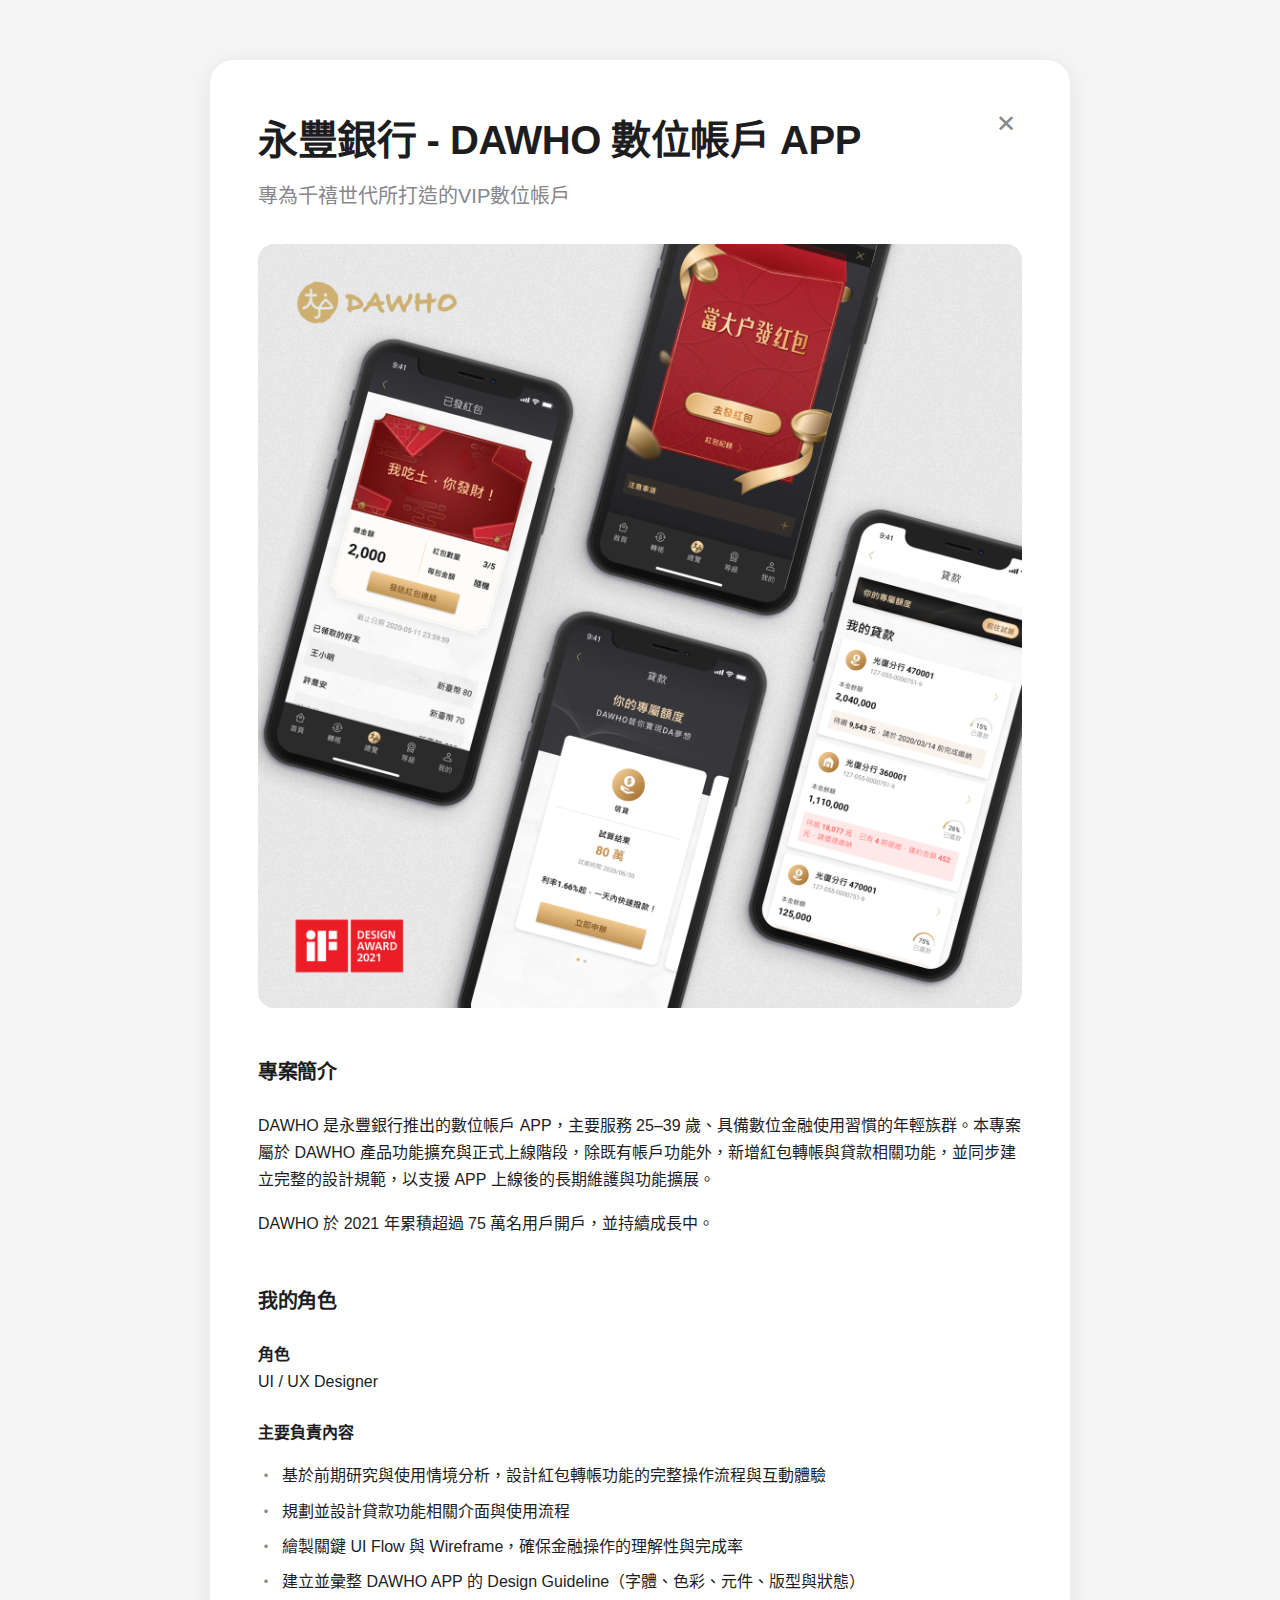
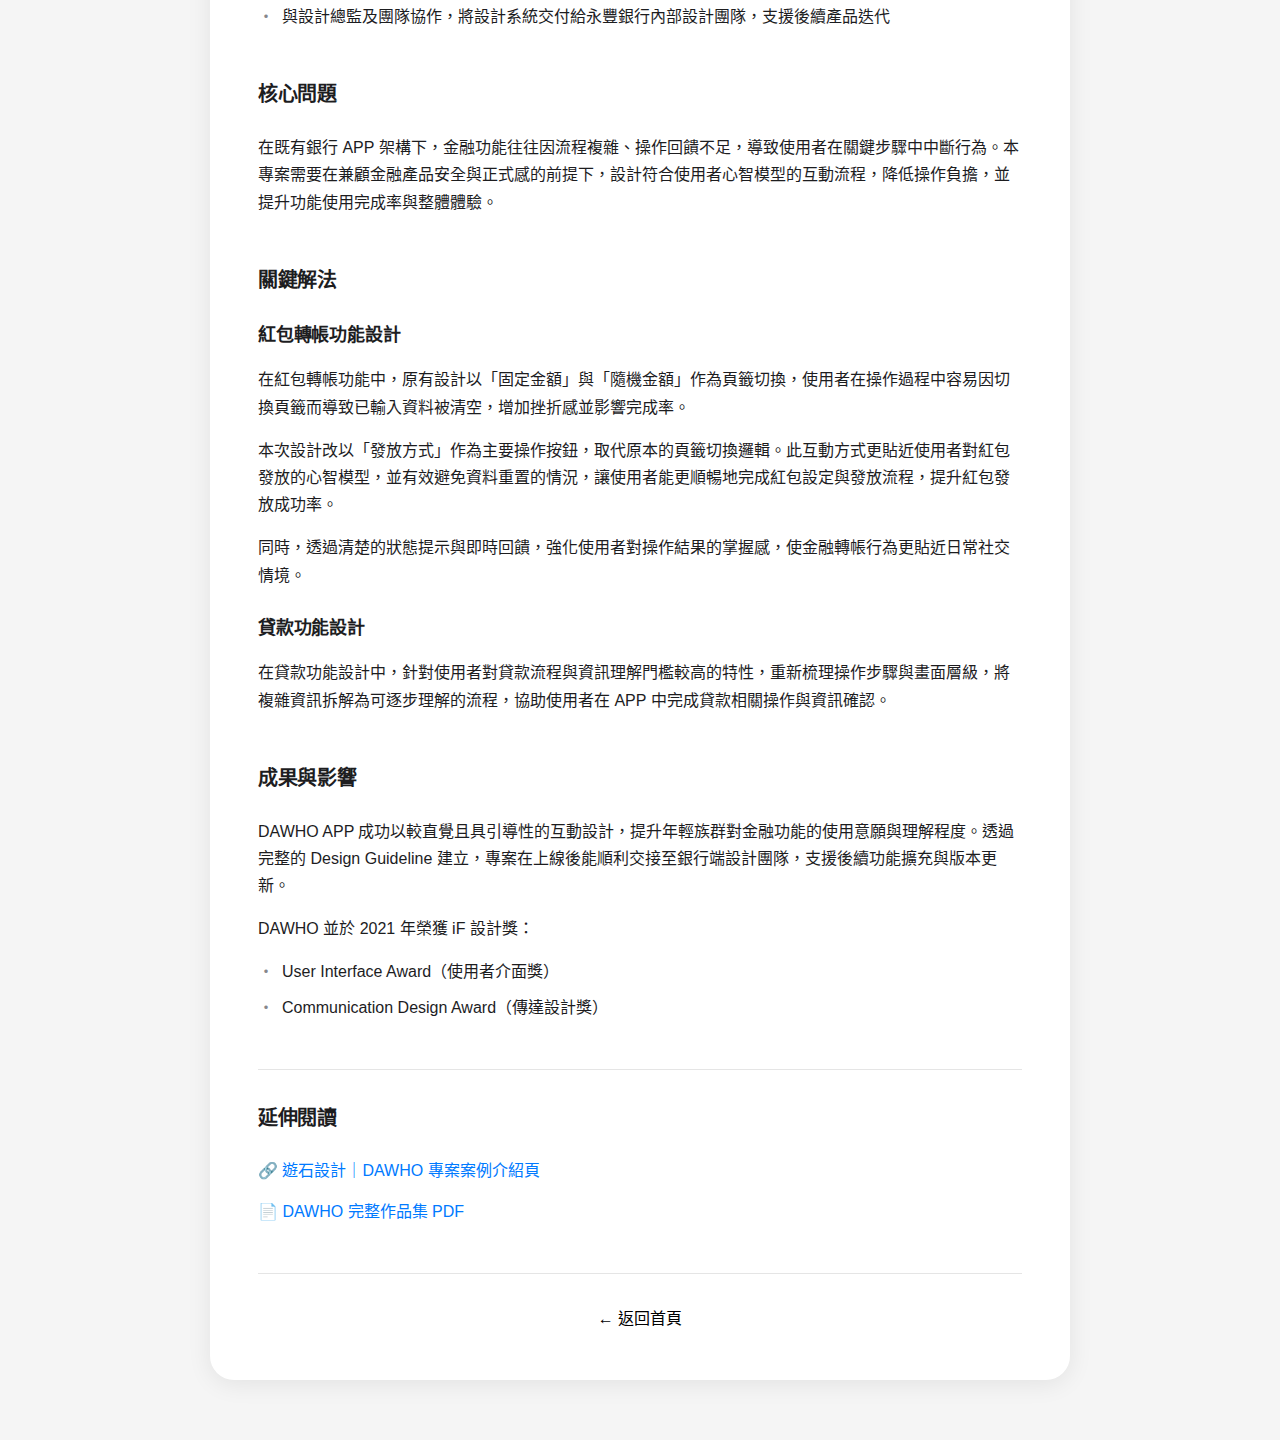
<file: projects/dawho.html>
<!DOCTYPE html>
<html lang="zh-TW">
<head>
    <meta charset="UTF-8">
    <meta name="viewport" content="width=device-width, initial-scale=1.0">
    <title>永豐銀行 - DAWHO 數位帳戶 APP - Jerry Jhang</title>
    <link rel="icon" type="image/png" href="../images/me.png">
    <link rel="stylesheet" href="../project.css">
</head>
<body>
    <div class="page-overlay">
        <div class="case-container">
            <!-- 頁首 -->
            <header class="case-header">
                <a href="../index.html" class="close-btn" aria-label="關閉">✕</a>
                <h1 class="project-title">永豐銀行 - DAWHO 數位帳戶 APP</h1>
                <p class="project-subtitle">專為千禧世代所打造的VIP數位帳戶</p>
            </header>

            <!-- Hero Image -->
            <div class="hero-image">
                <img src="../images/DAWHO.png" alt="DAWHO APP 主畫面" loading="lazy">
            </div>

            <!-- 專案簡介 -->
            <section class="content-section">
                <h2 class="section-title">專案簡介</h2>
                <div class="section-content">
                    <p>DAWHO 是永豐銀行推出的數位帳戶 APP，主要服務 25–39 歲、具備數位金融使用習慣的年輕族群。本專案屬於 DAWHO 產品功能擴充與正式上線階段，除既有帳戶功能外，新增紅包轉帳與貸款相關功能，並同步建立完整的設計規範，以支援 APP 上線後的長期維護與功能擴展。</p>
                    <p>DAWHO 於 2021 年累積超過 75 萬名用戶開戶，並持續成長中。</p>
                </div>
            </section>

            <!-- 我的角色 -->
            <section class="content-section">
                <h2 class="section-title">我的角色</h2>
                <div class="section-content">
                    <p><strong>角色</strong><br>UI / UX Designer</p>
                    <p style="margin-top: var(--spacing-md);"><strong>主要負責內容</strong></p>
                    <ul class="role-list">
                        <li>基於前期研究與使用情境分析，設計紅包轉帳功能的完整操作流程與互動體驗</li>
                        <li>規劃並設計貸款功能相關介面與使用流程</li>
                        <li>繪製關鍵 UI Flow 與 Wireframe，確保金融操作的理解性與完成率</li>
                        <li>建立並彙整 DAWHO APP 的 Design Guideline（字體、色彩、元件、版型與狀態）</li>
                        <li>與設計總監及團隊協作，將設計系統交付給永豐銀行內部設計團隊，支援後續產品迭代</li>
                    </ul>
                </div>
            </section>

            <!-- 核心問題 -->
            <section class="content-section">
                <h2 class="section-title">核心問題</h2>
                <div class="section-content">
                    <p>在既有銀行 APP 架構下，金融功能往往因流程複雜、操作回饋不足，導致使用者在關鍵步驟中中斷行為。本專案需要在兼顧金融產品安全與正式感的前提下，設計符合使用者心智模型的互動流程，降低操作負擔，並提升功能使用完成率與整體體驗。</p>
                </div>
            </section>

            <!-- 關鍵解法 -->
            <section class="content-section">
                <h2 class="section-title">關鍵解法</h2>
                <div class="section-content">
                    <h3>紅包轉帳功能設計</h3>
                    <p>在紅包轉帳功能中，原有設計以「固定金額」與「隨機金額」作為頁籤切換，使用者在操作過程中容易因切換頁籤而導致已輸入資料被清空，增加挫折感並影響完成率。</p>
                    <p>本次設計改以「發放方式」作為主要操作按鈕，取代原本的頁籤切換邏輯。此互動方式更貼近使用者對紅包發放的心智模型，並有效避免資料重置的情況，讓使用者能更順暢地完成紅包設定與發放流程，提升紅包發放成功率。</p>
                    <p>同時，透過清楚的狀態提示與即時回饋，強化使用者對操作結果的掌握感，使金融轉帳行為更貼近日常社交情境。</p>
                    
                    <h3>貸款功能設計</h3>
                    <p>在貸款功能設計中，針對使用者對貸款流程與資訊理解門檻較高的特性，重新梳理操作步驟與畫面層級，將複雜資訊拆解為可逐步理解的流程，協助使用者在 APP 中完成貸款相關操作與資訊確認。</p>
                </div>
            </section>

            <!-- 成果與影響 -->
            <section class="content-section">
                <h2 class="section-title">成果與影響</h2>
                <div class="section-content">
                    <p>DAWHO APP 成功以較直覺且具引導性的互動設計，提升年輕族群對金融功能的使用意願與理解程度。透過完整的 Design Guideline 建立，專案在上線後能順利交接至銀行端設計團隊，支援後續功能擴充與版本更新。</p>
                    <p>DAWHO 並於 2021 年榮獲 iF 設計獎：</p>
                    <ul class="role-list" style="margin-top: var(--spacing-sm);">
                        <li>User Interface Award（使用者介面獎）</li>
                        <li>Communication Design Award（傳達設計獎）</li>
                    </ul>
                </div>
            </section>

            <!-- 延伸閱讀 -->
            <section class="further-reading">
                <h2 class="section-title">延伸閱讀</h2>
                <ul class="further-reading-list">
                    <li>
                        <a href="https://uxi-design.com/%E5%B0%88%E6%A1%88%E5%AF%A6%E4%BE%8B/bank-sinopac-dawho-uiux-redesign" target="_blank" rel="noopener noreferrer" class="further-reading-link">
                            🔗 遊石設計｜DAWHO 專案案例介紹頁
                        </a>
                    </li>
                    <li>
                        <a href="pdf/dawho.pdf" target="_blank" rel="noopener noreferrer" class="further-reading-link">
                            📄 DAWHO 完整作品集 PDF
                        </a>
                    </li>
                </ul>
            </section>

            <!-- Footer Action -->
            <footer class="footer-action">
                <a href="../index.html" class="back-home">← 返回首頁</a>
            </footer>
        </div>
    </div>
</body>
</html>
</file>
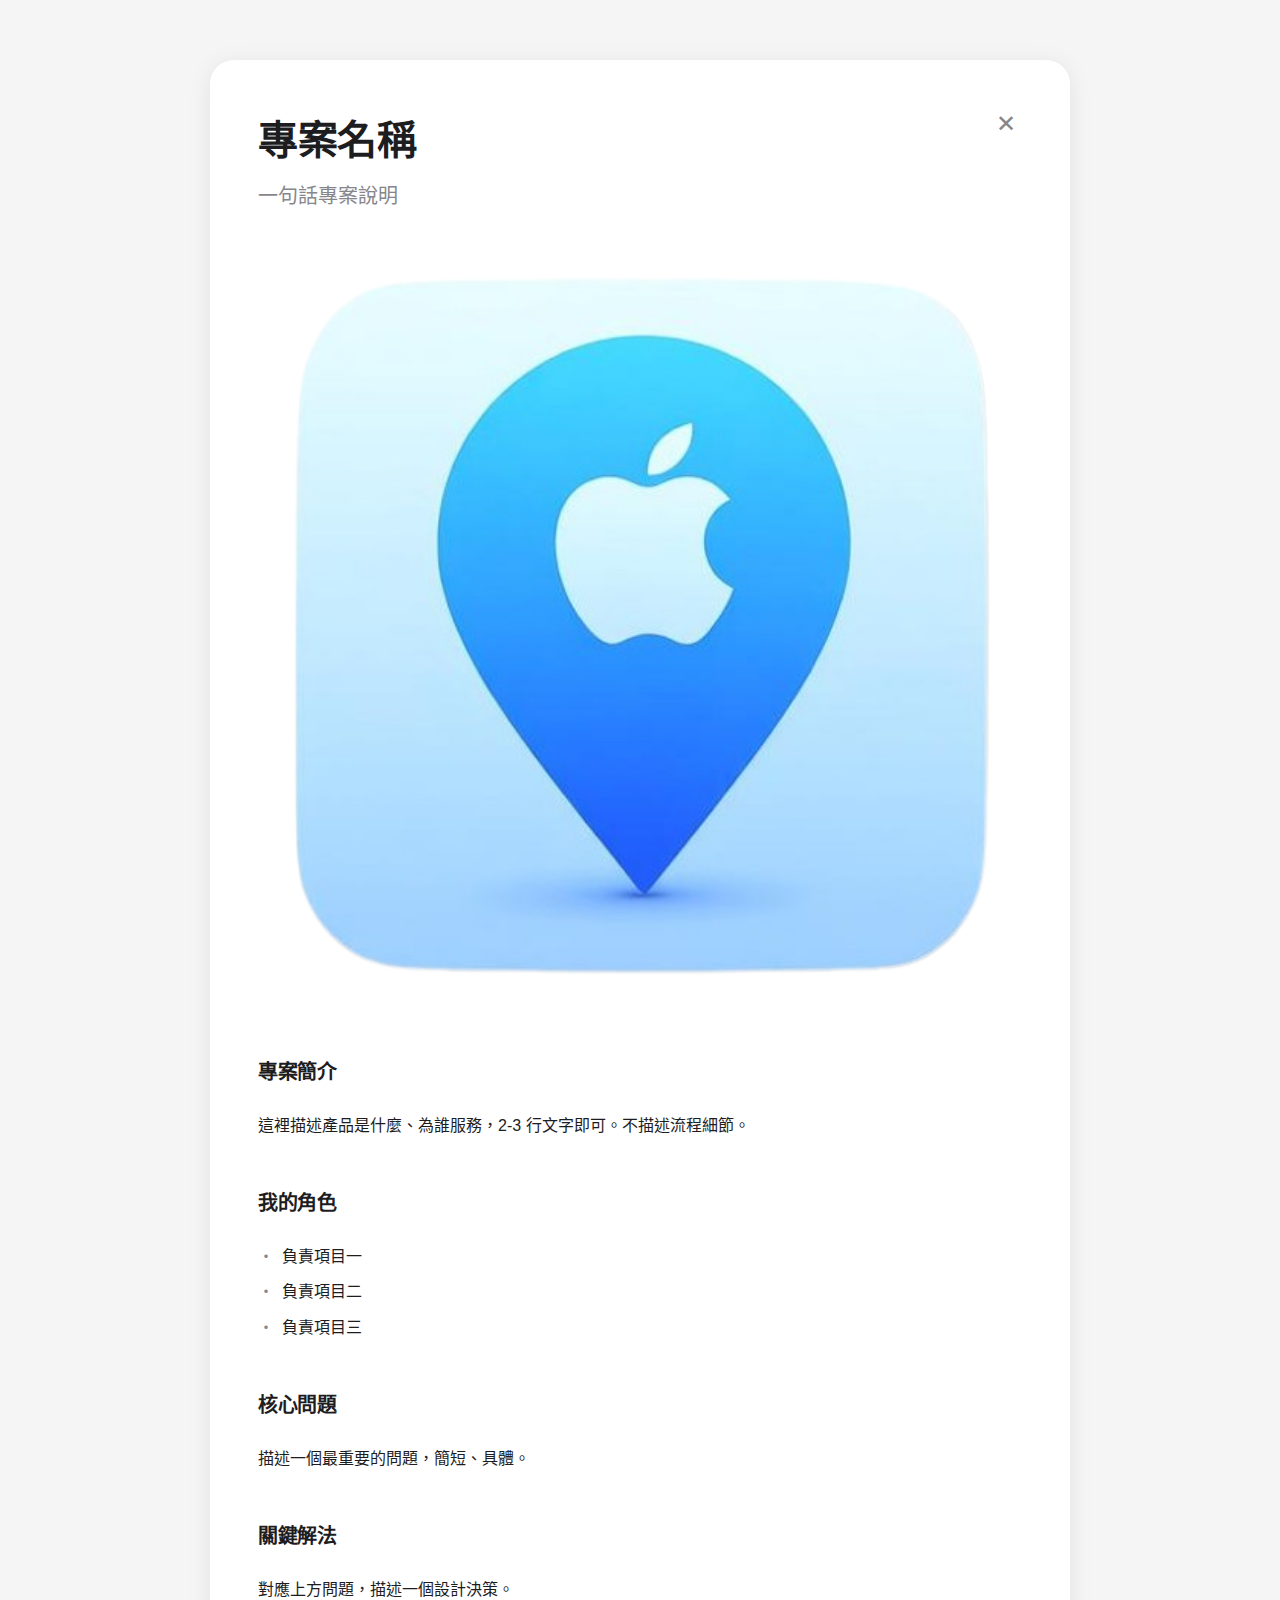
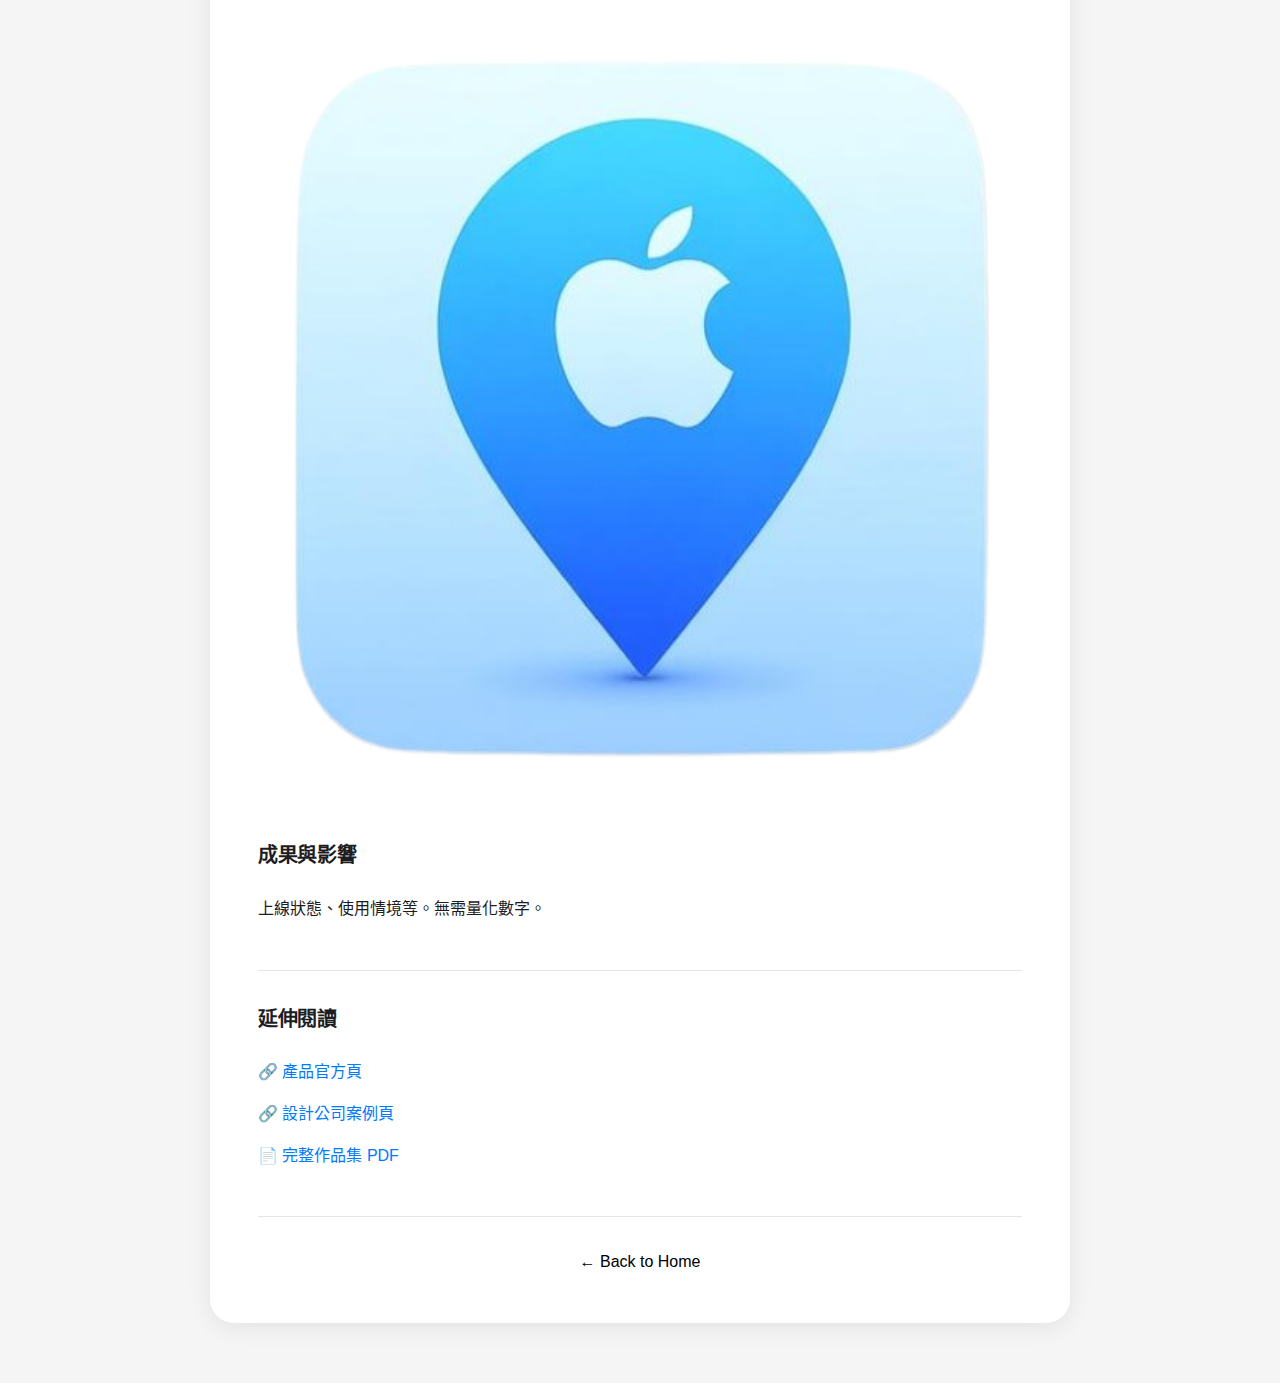
<file: projects/project-template.html>
<!DOCTYPE html>
<html lang="zh-TW">
<head>
    <meta charset="UTF-8">
    <meta name="viewport" content="width=device-width, initial-scale=1.0">
    <title>專案名稱 - Jerry Jhang</title>
    <link rel="icon" type="image/png" href="../images/me.png">
    <link rel="stylesheet" href="../project.css">
</head>
<body>
    <div class="page-overlay">
        <div class="case-container">
            <!-- 頁首 -->
            <header class="case-header">
                <a href="../index.html" class="close-btn" aria-label="關閉">✕</a>
                <h1 class="project-title">專案名稱</h1>
                <p class="project-subtitle">一句話專案說明</p>
            </header>

            <!-- Hero Image -->
            <div class="hero-image">
                <img src="../images/app_icon.png" alt="專案主畫面" loading="lazy">
            </div>

            <!-- 專案簡介 -->
            <section class="content-section">
                <h2 class="section-title">專案簡介</h2>
                <div class="section-content">
                    <p>這裡描述產品是什麼、為誰服務，2-3 行文字即可。不描述流程細節。</p>
                </div>
            </section>

            <!-- 我的角色 -->
            <section class="content-section">
                <h2 class="section-title">我的角色</h2>
                <div class="section-content">
                    <ul class="role-list">
                        <li>負責項目一</li>
                        <li>負責項目二</li>
                        <li>負責項目三</li>
                    </ul>
                </div>
            </section>

            <!-- 核心問題 -->
            <section class="content-section">
                <h2 class="section-title">核心問題</h2>
                <div class="section-content">
                    <p>描述一個最重要的問題，簡短、具體。</p>
                </div>
            </section>

            <!-- 關鍵解法 -->
            <section class="content-section">
                <h2 class="section-title">關鍵解法</h2>
                <div class="section-content">
                    <p>對應上方問題，描述一個設計決策。</p>
                    <!-- 可選：關鍵畫面 -->
                    <div class="key-image">
                        <img src="../images/app_icon.png" alt="關鍵畫面" loading="lazy">
                    </div>
                </div>
            </section>

            <!-- 成果與影響（可選） -->
            <section class="content-section">
                <h2 class="section-title">成果與影響</h2>
                <div class="section-content">
                    <p>上線狀態、使用情境等。無需量化數字。</p>
                </div>
            </section>

            <!-- 延伸閱讀 -->
            <section class="further-reading">
                <h2 class="section-title">延伸閱讀</h2>
                <ul class="further-reading-list">
                    <li>
                        <a href="#" target="_blank" rel="noopener noreferrer" class="further-reading-link">
                            🔗 產品官方頁
                        </a>
                    </li>
                    <li>
                        <a href="#" target="_blank" rel="noopener noreferrer" class="further-reading-link">
                            🔗 設計公司案例頁
                        </a>
                    </li>
                    <li>
                        <a href="#" target="_blank" rel="noopener noreferrer" class="further-reading-link">
                            📄 完整作品集 PDF
                        </a>
                    </li>
                </ul>
            </section>

            <!-- Footer Action -->
            <footer class="footer-action">
                <a href="../index.html" class="back-home">← Back to Home</a>
            </footer>
        </div>
    </div>
</body>
</html>
</file>
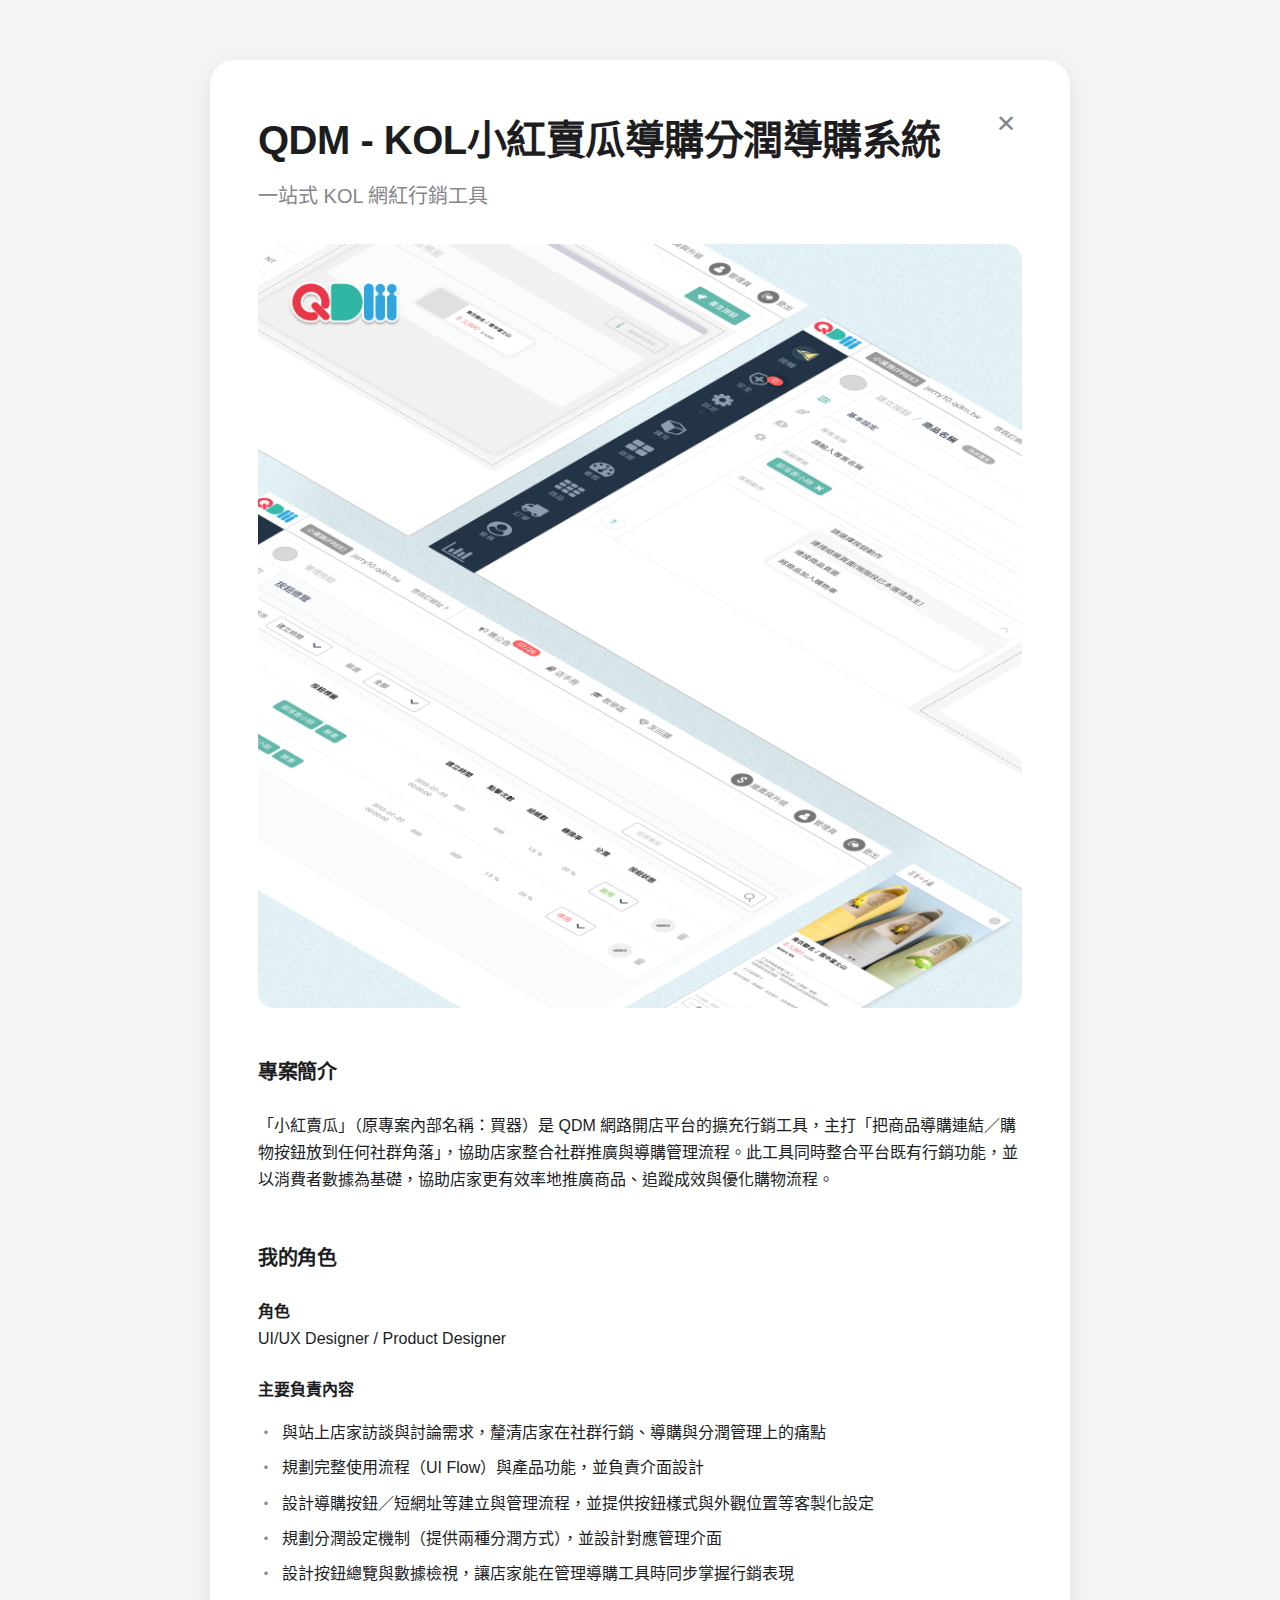
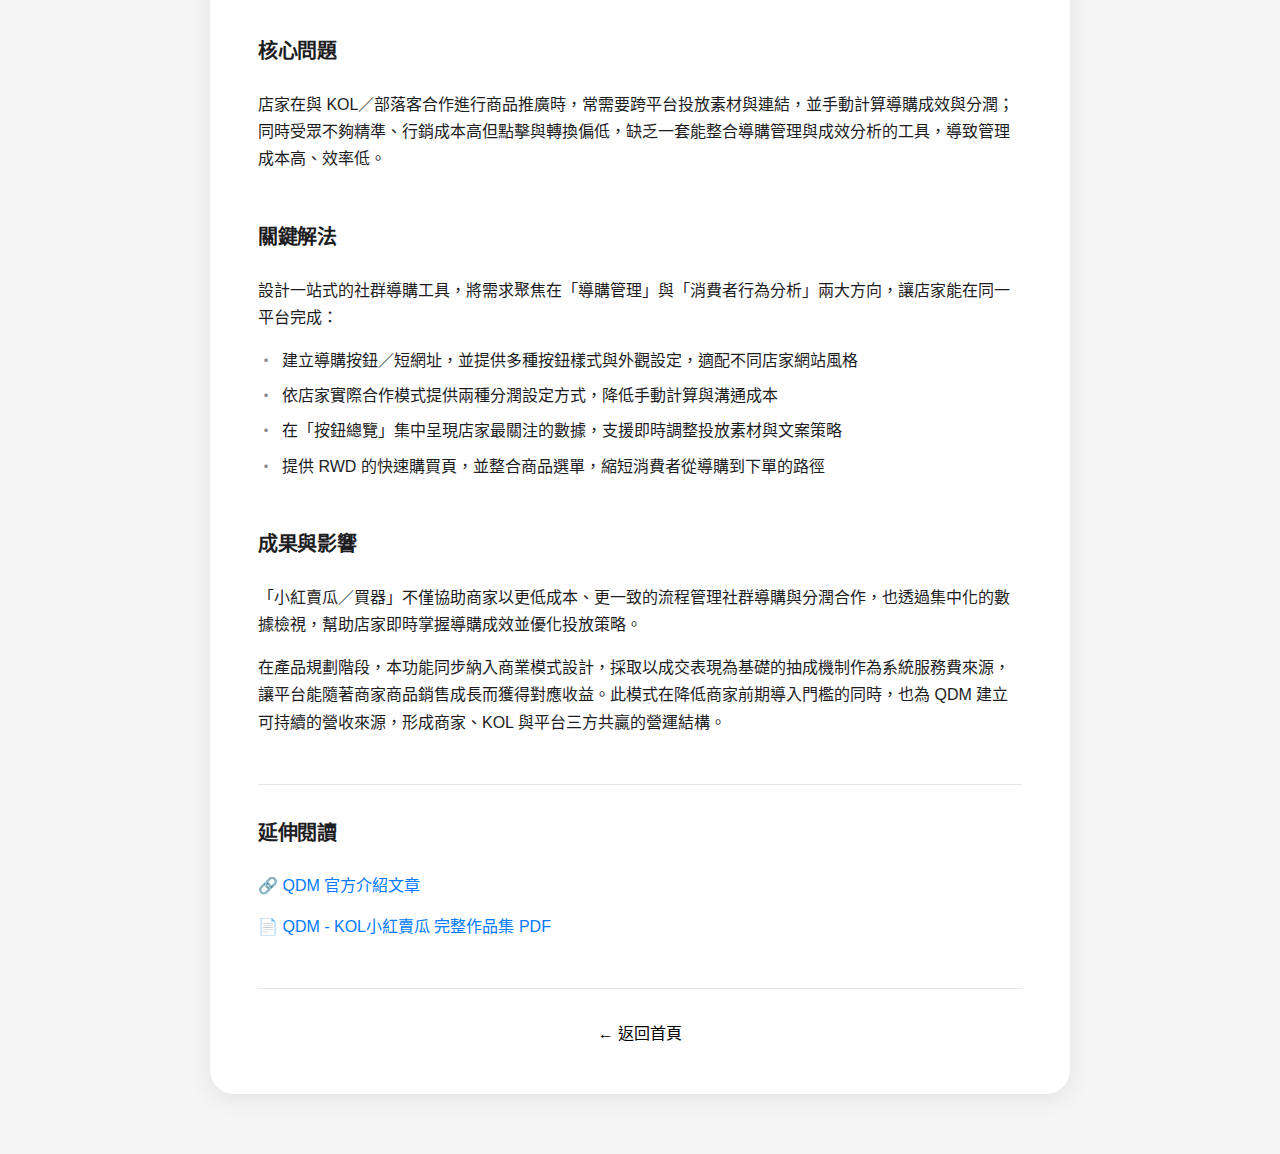
<file: projects/qdm.html>
<!DOCTYPE html>
<html lang="zh-TW">
<head>
    <meta charset="UTF-8">
    <meta name="viewport" content="width=device-width, initial-scale=1.0">
    <title>QDM - KOL小紅賣瓜導購分潤導購系統 - Jerry Jhang</title>
    <link rel="icon" type="image/png" href="../images/me.png">
    <link rel="stylesheet" href="../project.css">
</head>
<body>
    <div class="page-overlay">
        <div class="case-container">
            <!-- 頁首 -->
            <header class="case-header">
                <a href="../index.html" class="close-btn" aria-label="關閉">✕</a>
                <h1 class="project-title">QDM - KOL小紅賣瓜導購分潤導購系統</h1>
                <p class="project-subtitle">一站式 KOL 網紅行銷工具</p>
            </header>

            <!-- Hero Image -->
            <div class="hero-image">
                <img src="../images/QDM.png" alt="QDM 小紅賣瓜系統" loading="lazy">
            </div>

            <!-- 專案簡介 -->
            <section class="content-section">
                <h2 class="section-title">專案簡介</h2>
                <div class="section-content">
                    <p>「小紅賣瓜」（原專案內部名稱：買器）是 QDM 網路開店平台的擴充行銷工具，主打「把商品導購連結／購物按鈕放到任何社群角落」，協助店家整合社群推廣與導購管理流程。此工具同時整合平台既有行銷功能，並以消費者數據為基礎，協助店家更有效率地推廣商品、追蹤成效與優化購物流程。</p>
                </div>
            </section>

            <!-- 我的角色 -->
            <section class="content-section">
                <h2 class="section-title">我的角色</h2>
                <div class="section-content">
                    <p><strong>角色</strong><br>UI/UX Designer / Product Designer</p>
                    <p style="margin-top: var(--spacing-md);"><strong>主要負責內容</strong></p>
                    <ul class="role-list">
                        <li>與站上店家訪談與討論需求，釐清店家在社群行銷、導購與分潤管理上的痛點</li>
                        <li>規劃完整使用流程（UI Flow）與產品功能，並負責介面設計</li>
                        <li>設計導購按鈕／短網址等建立與管理流程，並提供按鈕樣式與外觀位置等客製化設定</li>
                        <li>規劃分潤設定機制（提供兩種分潤方式），並設計對應管理介面</li>
                        <li>設計按鈕總覽與數據檢視，讓店家能在管理導購工具時同步掌握行銷表現</li>
                    </ul>
                </div>
            </section>

            <!-- 核心問題 -->
            <section class="content-section">
                <h2 class="section-title">核心問題</h2>
                <div class="section-content">
                    <p>店家在與 KOL／部落客合作進行商品推廣時，常需要跨平台投放素材與連結，並手動計算導購成效與分潤；同時受眾不夠精準、行銷成本高但點擊與轉換偏低，缺乏一套能整合導購管理與成效分析的工具，導致管理成本高、效率低。</p>
                </div>
            </section>

            <!-- 關鍵解法 -->
            <section class="content-section">
                <h2 class="section-title">關鍵解法</h2>
                <div class="section-content">
                    <p>設計一站式的社群導購工具，將需求聚焦在「導購管理」與「消費者行為分析」兩大方向，讓店家能在同一平台完成：</p>
                    <ul class="role-list" style="margin-top: var(--spacing-sm);">
                        <li>建立導購按鈕／短網址，並提供多種按鈕樣式與外觀設定，適配不同店家網站風格</li>
                        <li>依店家實際合作模式提供兩種分潤設定方式，降低手動計算與溝通成本</li>
                        <li>在「按鈕總覽」集中呈現店家最關注的數據，支援即時調整投放素材與文案策略</li>
                        <li>提供 RWD 的快速購買頁，並整合商品選單，縮短消費者從導購到下單的路徑</li>
                    </ul>
                </div>
            </section>

            <!-- 成果與影響 -->
            <section class="content-section">
                <h2 class="section-title">成果與影響</h2>
                <div class="section-content">
                    <p>「小紅賣瓜／買器」不僅協助商家以更低成本、更一致的流程管理社群導購與分潤合作，也透過集中化的數據檢視，幫助店家即時掌握導購成效並優化投放策略。</p>
                    <p>在產品規劃階段，本功能同步納入商業模式設計，採取以成交表現為基礎的抽成機制作為系統服務費來源，讓平台能隨著商家商品銷售成長而獲得對應收益。此模式在降低商家前期導入門檻的同時，也為 QDM 建立可持續的營收來源，形成商家、KOL 與平台三方共贏的營運結構。</p>
                </div>
            </section>

            <!-- 延伸閱讀 -->
            <section class="further-reading">
                <h2 class="section-title">延伸閱讀</h2>
                <ul class="further-reading-list">
                    <li>
                        <a href="https://blog.qdm.tw/?p=174" target="_blank" rel="noopener noreferrer" class="further-reading-link">
                            🔗 QDM 官方介紹文章
                        </a>
                    </li>
                    <li>
                        <a href="pdf/qdm.pdf" target="_blank" rel="noopener noreferrer" class="further-reading-link">
                            📄 QDM - KOL小紅賣瓜 完整作品集 PDF
                        </a>
                    </li>
                </ul>
            </section>

            <!-- Footer Action -->
            <footer class="footer-action">
                <a href="../index.html" class="back-home">← 返回首頁</a>
            </footer>
        </div>
    </div>
</body>
</html>
</file>
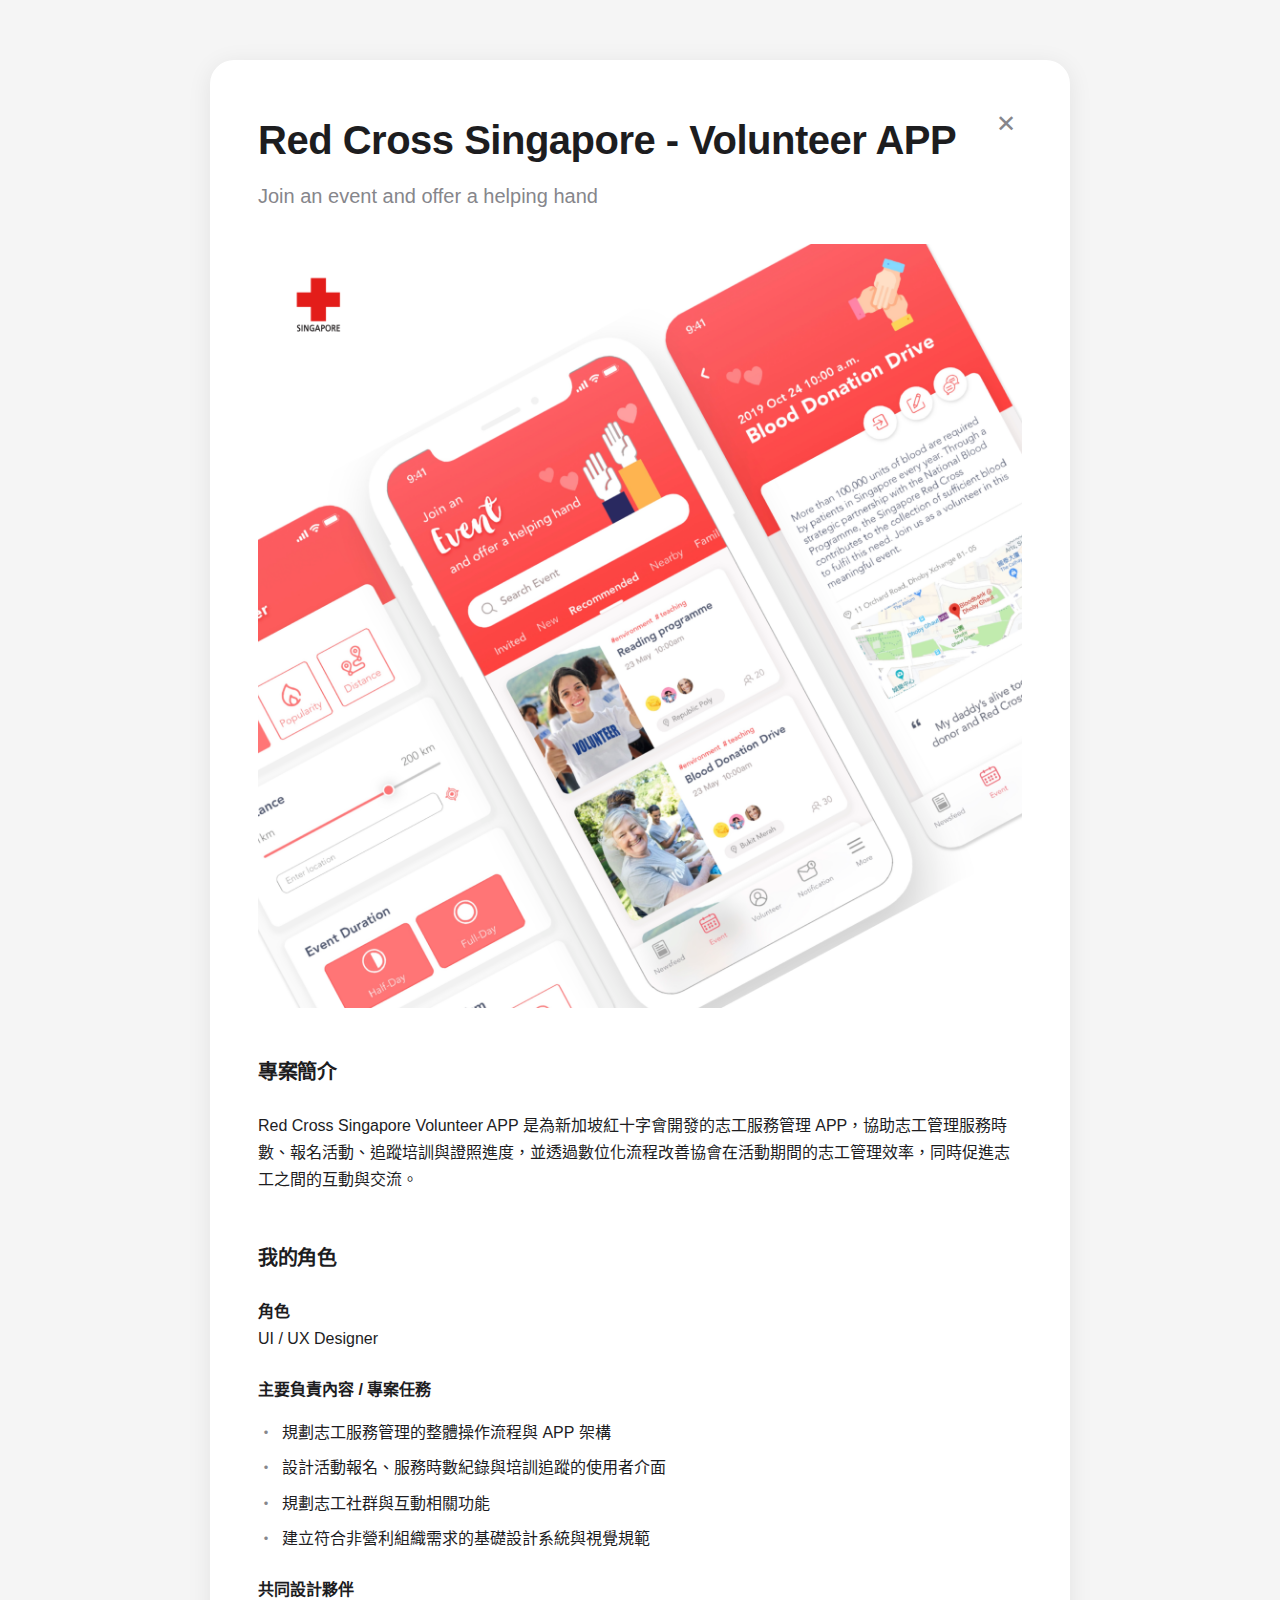
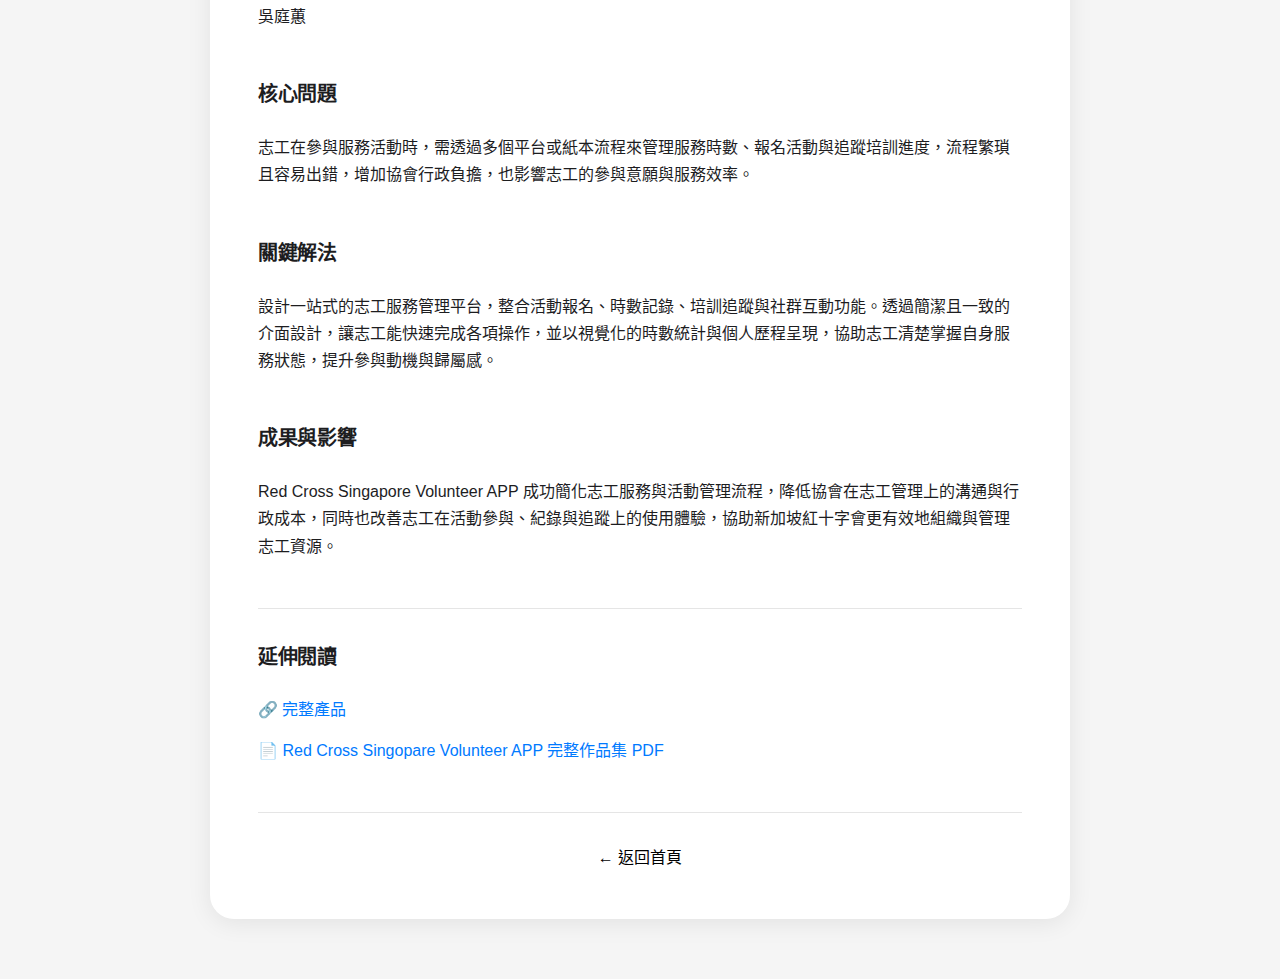
<file: projects/red-cross-singapore.html>
<!DOCTYPE html>
<html lang="zh-TW">
<head>
    <meta charset="UTF-8">
    <meta name="viewport" content="width=device-width, initial-scale=1.0">
    <title>Red Cross Singapore - Volunteer APP - Jerry Jhang</title>
    <link rel="icon" type="image/png" href="../images/me.png">
    <link rel="stylesheet" href="../project.css">
</head>
<body>
    <div class="page-overlay">
        <div class="case-container">
            <!-- 頁首 -->
            <header class="case-header">
                <a href="../index.html" class="close-btn" aria-label="關閉">✕</a>
                <h1 class="project-title">Red Cross Singapore - Volunteer APP</h1>
                <p class="project-subtitle">Join an event and offer a helping hand</p>
            </header>

            <!-- Hero Image -->
            <div class="hero-image">
                <img src="../images/Redcross.png" alt="Red Cross Singapore Volunteer APP" loading="lazy">
            </div>

            <!-- 專案簡介 -->
            <section class="content-section">
                <h2 class="section-title">專案簡介</h2>
                <div class="section-content">
                    <p>Red Cross Singapore Volunteer APP 是為新加坡紅十字會開發的志工服務管理 APP，協助志工管理服務時數、報名活動、追蹤培訓與證照進度，並透過數位化流程改善協會在活動期間的志工管理效率，同時促進志工之間的互動與交流。</p>
                </div>
            </section>

            <!-- 我的角色 -->
            <section class="content-section">
                <h2 class="section-title">我的角色</h2>
                <div class="section-content">
                    <p><strong>角色</strong><br>UI / UX Designer</p>
                    <p style="margin-top: var(--spacing-md);"><strong>主要負責內容 / 專案任務</strong></p>
                    <ul class="role-list">
                        <li>規劃志工服務管理的整體操作流程與 APP 架構</li>
                        <li>設計活動報名、服務時數紀錄與培訓追蹤的使用者介面</li>
                        <li>規劃志工社群與互動相關功能</li>
                        <li>建立符合非營利組織需求的基礎設計系統與視覺規範</li>
                    </ul>
                    <p style="margin-top: var(--spacing-md);"><strong>共同設計夥伴</strong><br>吳庭蕙</p>
                </div>
            </section>

            <!-- 核心問題 -->
            <section class="content-section">
                <h2 class="section-title">核心問題</h2>
                <div class="section-content">
                    <p>志工在參與服務活動時，需透過多個平台或紙本流程來管理服務時數、報名活動與追蹤培訓進度，流程繁瑣且容易出錯，增加協會行政負擔，也影響志工的參與意願與服務效率。</p>
                </div>
            </section>

            <!-- 關鍵解法 -->
            <section class="content-section">
                <h2 class="section-title">關鍵解法</h2>
                <div class="section-content">
                    <p>設計一站式的志工服務管理平台，整合活動報名、時數記錄、培訓追蹤與社群互動功能。透過簡潔且一致的介面設計，讓志工能快速完成各項操作，並以視覺化的時數統計與個人歷程呈現，協助志工清楚掌握自身服務狀態，提升參與動機與歸屬感。</p>
                </div>
            </section>

            <!-- 成果與影響 -->
            <section class="content-section">
                <h2 class="section-title">成果與影響</h2>
                <div class="section-content">
                    <p>Red Cross Singapore Volunteer APP 成功簡化志工服務與活動管理流程，降低協會在志工管理上的溝通與行政成本，同時也改善志工在活動參與、紀錄與追蹤上的使用體驗，協助新加坡紅十字會更有效地組織與管理志工資源。</p>
                </div>
            </section>

            <!-- 延伸閱讀 -->
            <section class="further-reading">
                <h2 class="section-title">延伸閱讀</h2>
                <ul class="further-reading-list">
                    <li>
                        <a href="https://apps.apple.com/tw/app/srcvolunteer-app/id1619031721" target="_blank" rel="noopener noreferrer" class="further-reading-link">
                            🔗 完整產品
                        </a>
                    </li>
                    <li>
                        <a href="pdf/Red-Cross-SG.pdf" target="_blank" rel="noopener noreferrer" class="further-reading-link">
                            📄 Red Cross Singopare Volunteer APP 完整作品集 PDF
                        </a>
                    </li>
                </ul>
            </section>

            <!-- Footer Action -->
            <footer class="footer-action">
                <a href="../index.html" class="back-home">← 返回首頁</a>
            </footer>
        </div>
    </div>
</body>
</html>
</file>
<file: project.css>
/* 專案摘要頁共用樣式 */

/* CSS 變數 */
:root {
    --overlay-bg: rgba(0, 0, 0, 0.04);
    --container-bg: #ffffff;
    --text-primary: #1d1d1f;
    --text-secondary: #86868b;
    --border-color: #e5e5e5;
    --link-color: #007aff;
    --spacing-xs: 8px;
    --spacing-sm: 16px;
    --spacing-md: 24px;
    --spacing-lg: 32px;
    --spacing-xl: 48px;
    --border-radius: 24px;
    --max-width: 860px;
}

/* 基礎重置 */
* {
    margin: 0;
    padding: 0;
    box-sizing: border-box;
}

body {
    font-family: -apple-system, BlinkMacSystemFont, 'Segoe UI', 'Helvetica Neue', Arial, sans-serif;
    color: var(--text-primary);
    line-height: 1.6;
    -webkit-font-smoothing: antialiased;
    -moz-osx-font-smoothing: grayscale;
}

/* Overlay 背景 */
.page-overlay {
    min-height: 100vh;
    background: var(--overlay-bg);
    padding: 40px var(--spacing-sm);
}

/* 中央內容容器 */
.case-container {
    max-width: var(--max-width);
    margin: 0 auto;
    background: var(--container-bg);
    border-radius: var(--border-radius);
    padding: var(--spacing-lg);
    box-shadow: 0 4px 24px rgba(0, 0, 0, 0.08);
}

/* 頁首區域 */
.case-header {
    position: relative;
    margin-bottom: var(--spacing-lg);
}

.close-btn {
    position: absolute;
    top: 0;
    right: 0;
    width: 32px;
    height: 32px;
    display: flex;
    align-items: center;
    justify-content: center;
    font-size: 24px;
    color: var(--text-secondary);
    text-decoration: none;
    border-radius: 8px;
    transition: background-color 180ms ease-out, color 180ms ease-out;
}

.close-btn:hover {
    background-color: rgba(0, 0, 0, 0.05);
    color: var(--text-primary);
}

.project-title {
    font-size: 32px;
    font-weight: 600;
    color: var(--text-primary);
    margin-bottom: var(--spacing-xs);
    letter-spacing: -0.5px;
}

.project-subtitle {
    font-size: 18px;
    color: var(--text-secondary);
    font-weight: 400;
}

/* Hero Image */
.hero-image {
    width: 100%;
    border-radius: 16px;
    margin-bottom: var(--spacing-xl);
    overflow: hidden;
}

.hero-image img {
    width: 100%;
    height: auto;
    display: block;
}

/* 內容區塊 */
.content-section {
    margin-bottom: var(--spacing-xl);
}

.section-title {
    font-size: 20px;
    font-weight: 600;
    color: var(--text-primary);
    margin-bottom: var(--spacing-md);
    letter-spacing: -0.3px;
}

.section-content {
    font-size: 16px;
    color: var(--text-primary);
    line-height: 1.7;
}

.section-content p {
    margin-bottom: var(--spacing-sm);
}

.section-content p:last-child {
    margin-bottom: 0;
}

.section-content h3 {
    font-size: 18px;
    font-weight: 600;
    color: var(--text-primary);
    margin-top: var(--spacing-md);
    margin-bottom: var(--spacing-sm);
    letter-spacing: -0.2px;
}

.section-content h3:first-child {
    margin-top: 0;
}

/* 角色列表 */
.role-list {
    list-style: none;
    padding: 0;
}

.role-list li {
    font-size: 16px;
    color: var(--text-primary);
    line-height: 1.7;
    margin-bottom: var(--spacing-xs);
    padding-left: var(--spacing-md);
    position: relative;
}

.role-list li::before {
    content: "・";
    position: absolute;
    left: 0;
    color: var(--text-secondary);
}

.role-list li:last-child {
    margin-bottom: 0;
}

/* 關鍵畫面 */
.key-image {
    width: 100%;
    border-radius: 12px;
    margin-top: var(--spacing-md);
    overflow: hidden;
}

.key-image img {
    width: 100%;
    height: auto;
    display: block;
}

/* 延伸閱讀 */
.further-reading {
    margin-top: var(--spacing-xl);
    padding-top: var(--spacing-lg);
    border-top: 1px solid var(--border-color);
}

.further-reading-list {
    list-style: none;
    padding: 0;
}

.further-reading-list li {
    margin-bottom: var(--spacing-sm);
}

.further-reading-list li:last-child {
    margin-bottom: 0;
}

.further-reading-link {
    font-size: 16px;
    color: var(--link-color);
    text-decoration: none;
    display: inline-flex;
    align-items: center;
    gap: var(--spacing-xs);
    transition: opacity 180ms ease-out;
}

.further-reading-link:hover {
    opacity: 0.7;
}

/* Footer Action */
.footer-action {
    margin-top: var(--spacing-xl);
    padding-top: var(--spacing-lg);
    text-align: center;
    border-top: 1px solid var(--border-color);
}

.back-home {
    font-size: 16px;
    color: #000000;
    text-decoration: none;
    display: inline-flex;
    align-items: center;
    gap: var(--spacing-xs);
    transition: opacity 180ms ease-out;
}

.back-home:hover {
    opacity: 0.7;
}

/* 響應式設計 */
@media (min-width: 768px) {
    .page-overlay {
        padding: 60px var(--spacing-lg);
    }
    
    .case-container {
        padding: var(--spacing-xl);
    }
    
    .project-title {
        font-size: 40px;
    }
    
    .project-subtitle {
        font-size: 20px;
    }
}

@media (max-width: 767px) {
    .page-overlay {
        padding: 20px var(--spacing-sm);
    }
    
    .case-container {
        padding: var(--spacing-md);
        border-radius: 16px;
    }
    
    .project-title {
        font-size: 28px;
    }
    
    .close-btn {
        width: 28px;
        height: 28px;
        font-size: 20px;
    }
}
</file>
